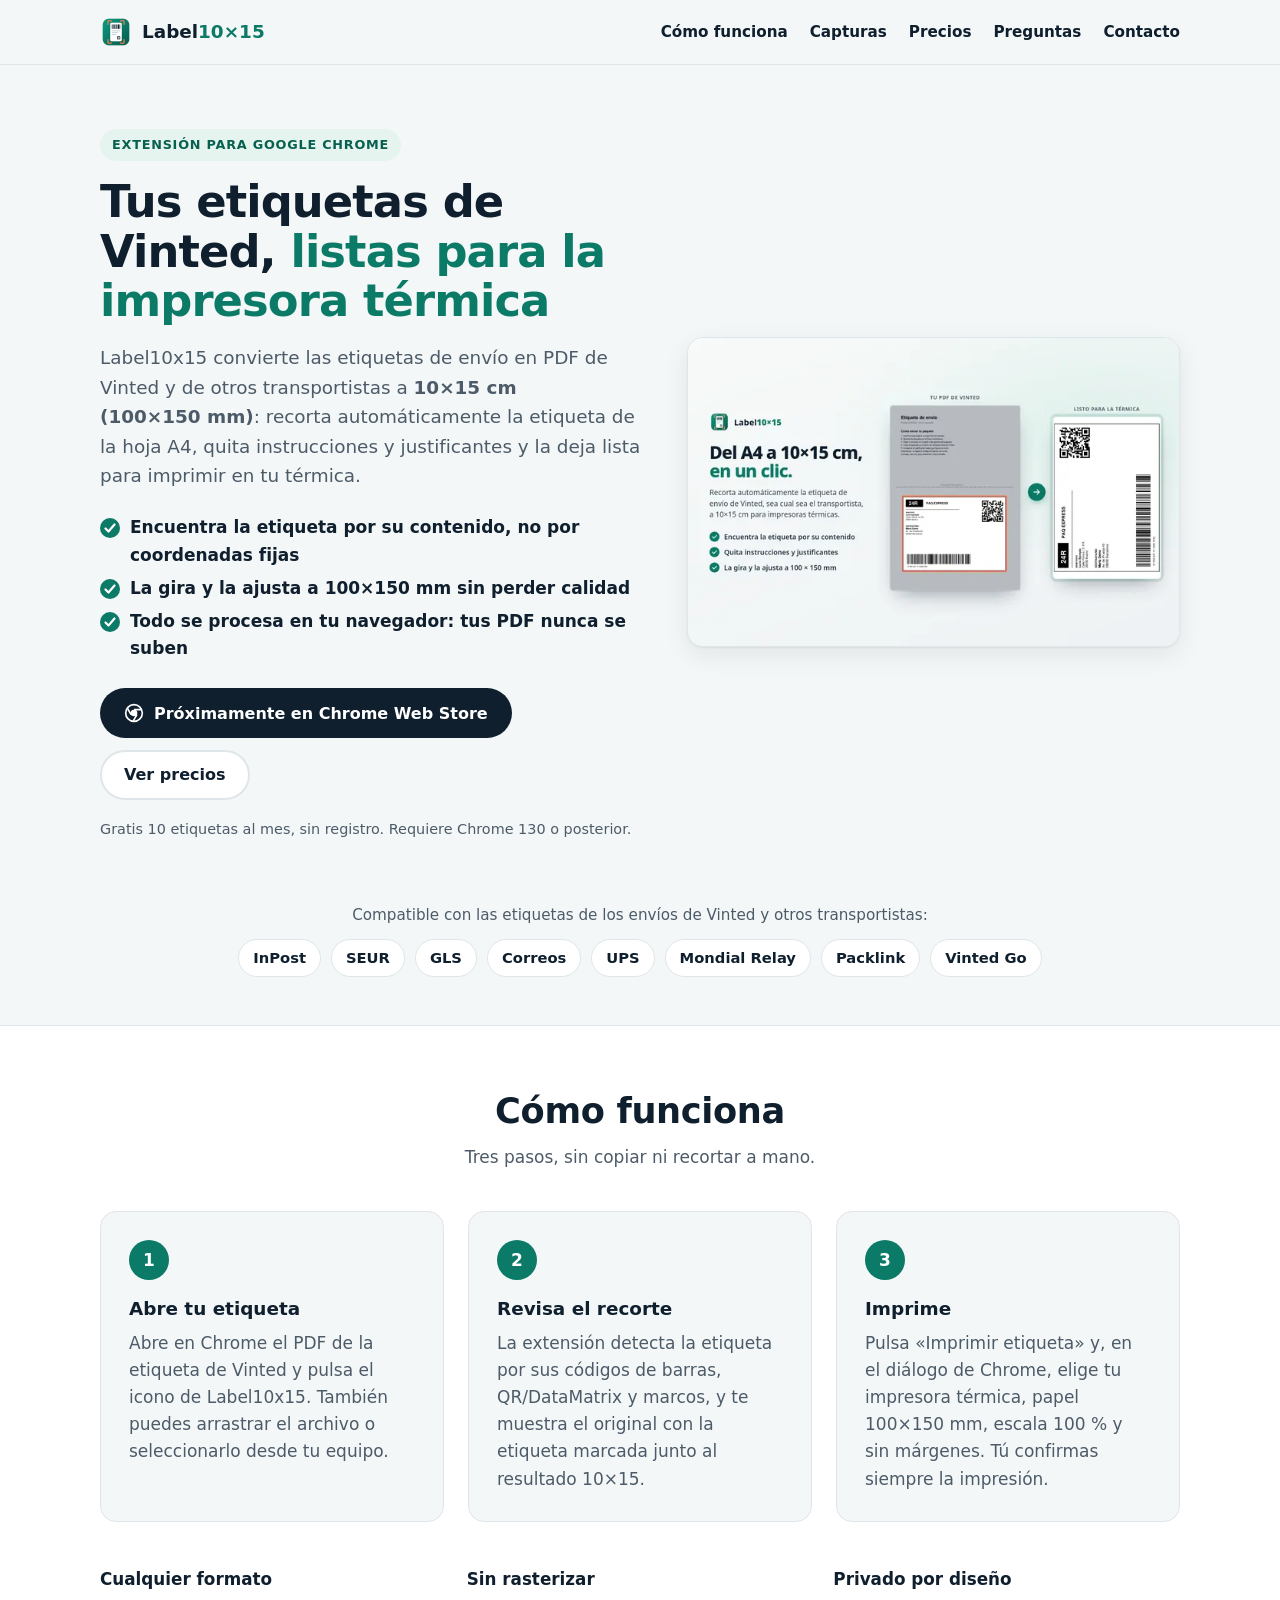
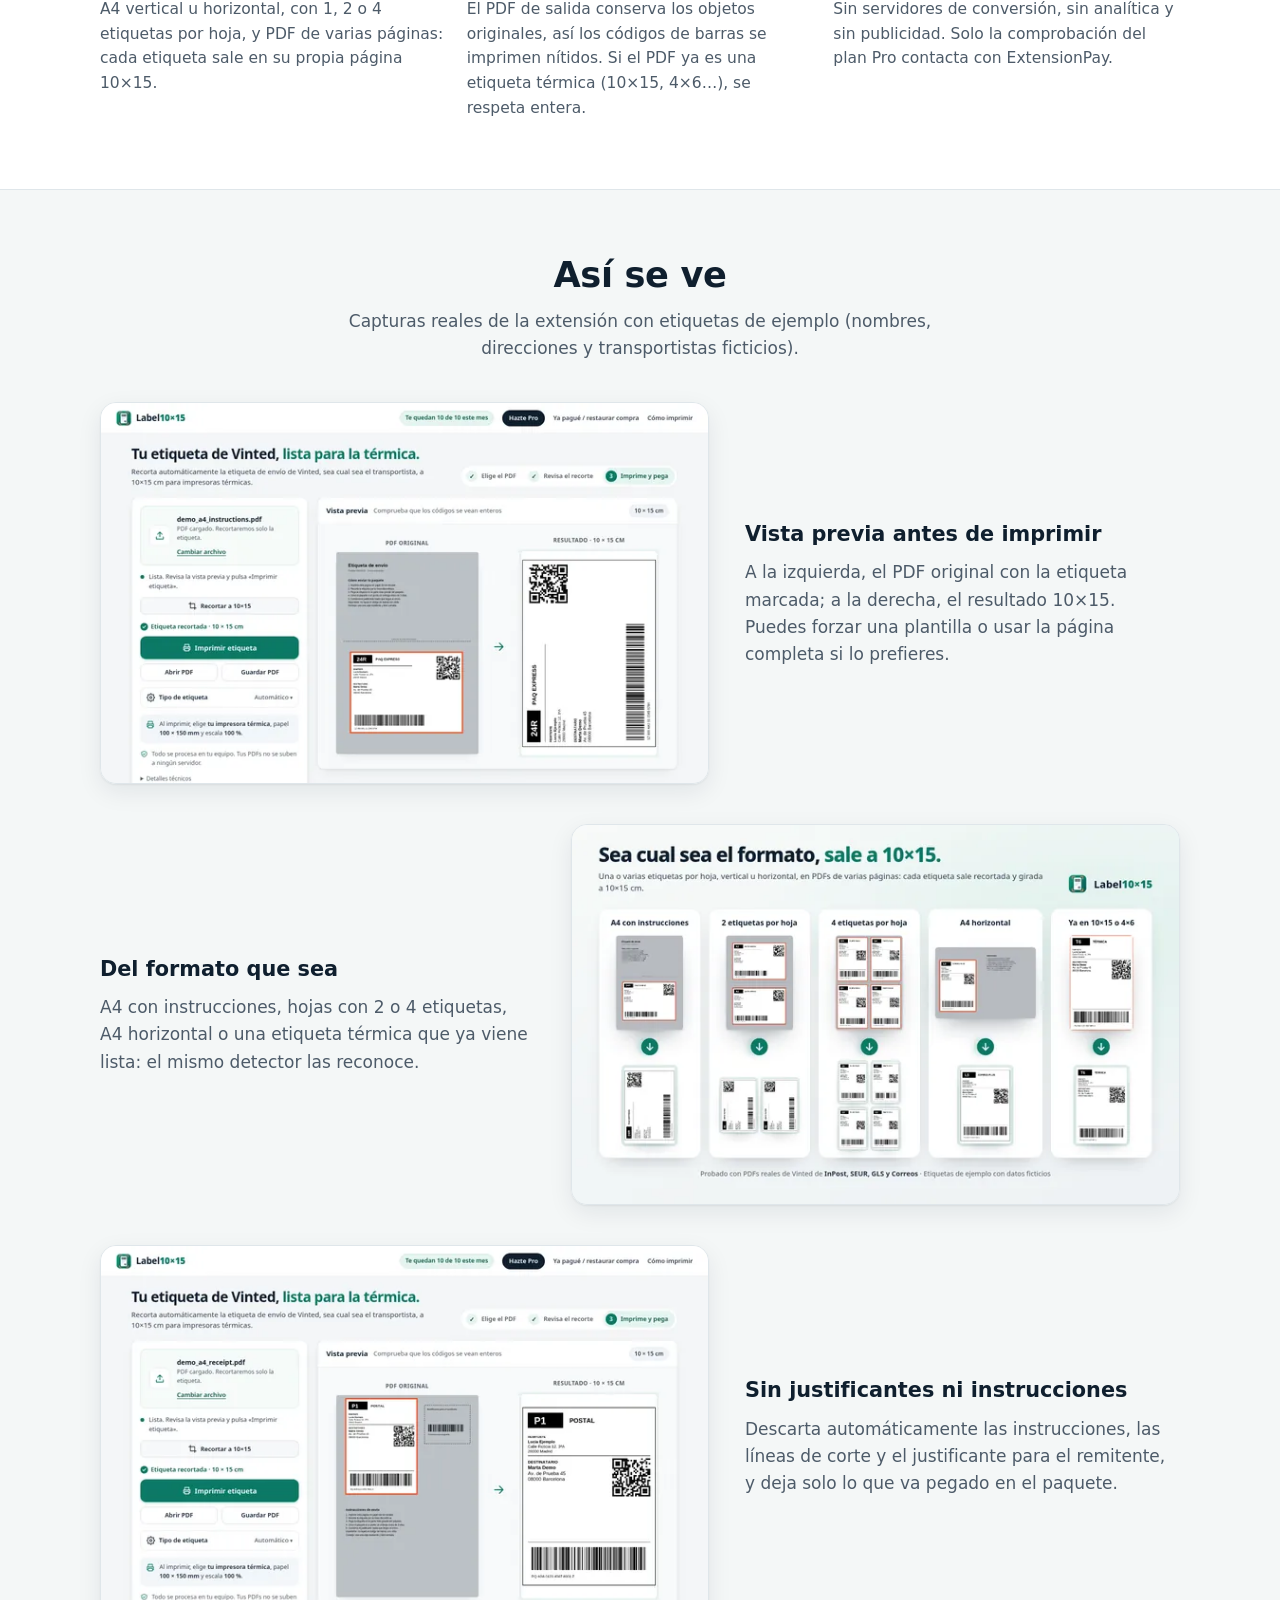
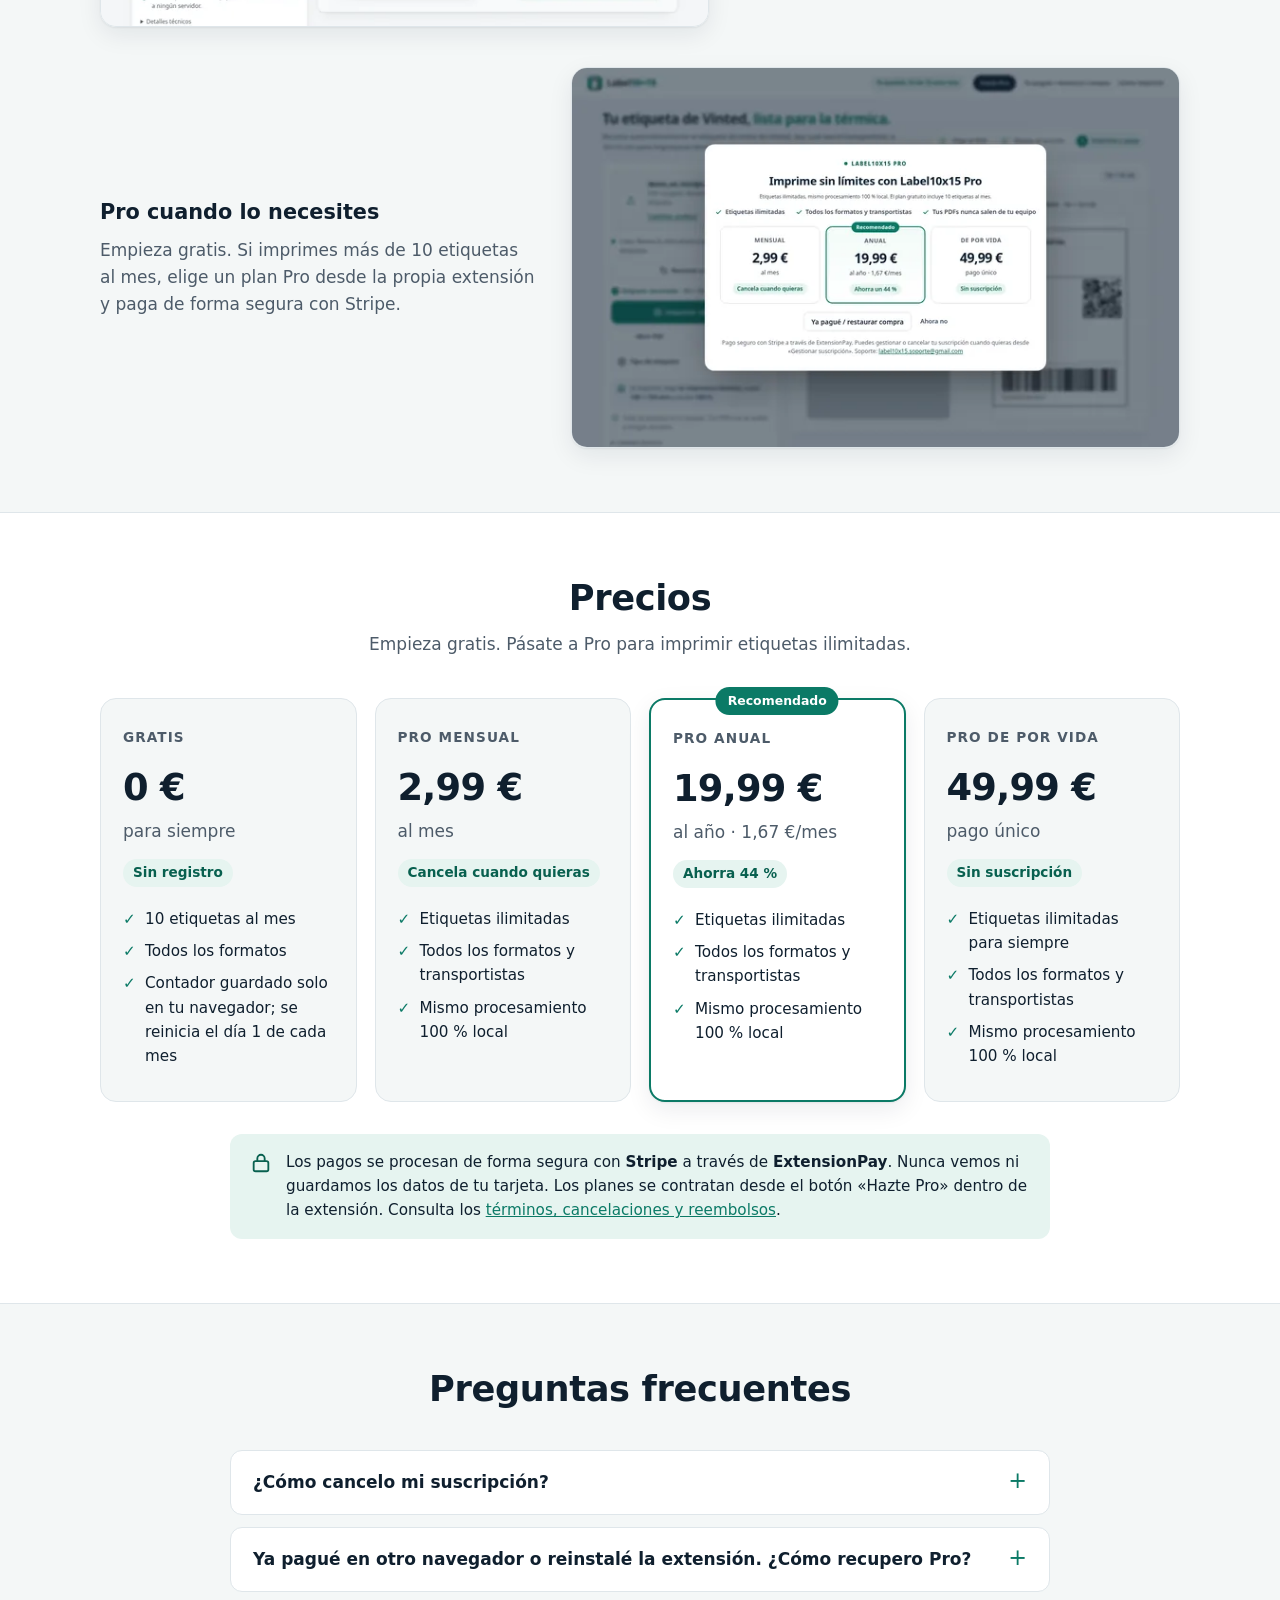
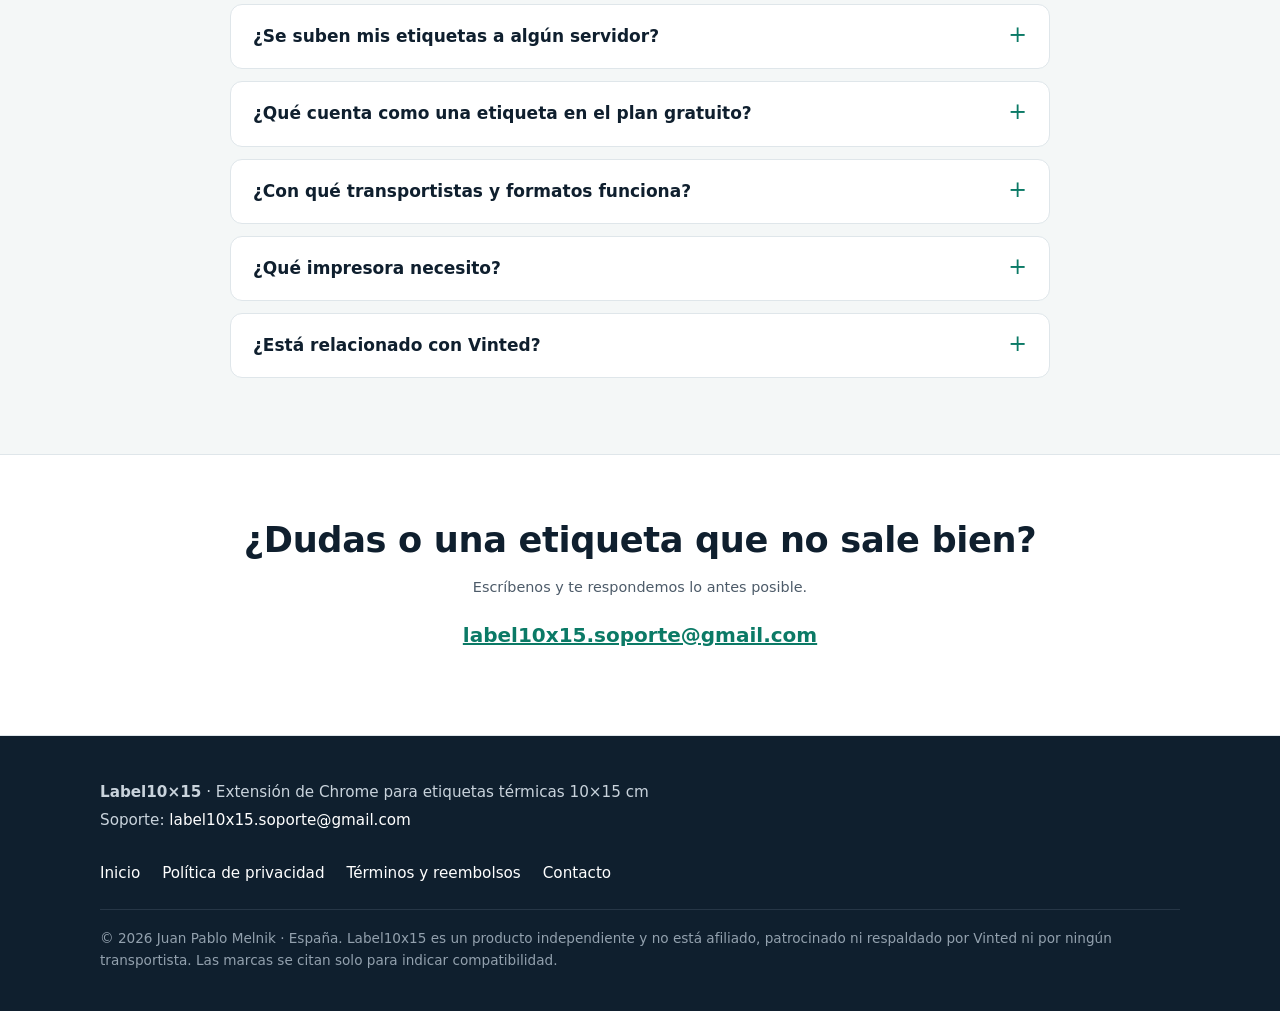
<file: index.html>
<!doctype html>
<html lang="es">
<head>
<meta charset="utf-8">
<meta name="viewport" content="width=device-width, initial-scale=1">
<title>Label10x15 · Etiquetas de envío de Vinted a 10×15 cm para impresoras térmicas</title>
<meta name="description" content="Extensión de Chrome que recorta automáticamente la etiqueta de envío PDF de Vinted (InPost, SEUR, GLS, Correos y más) a 10×15 cm para impresoras térmicas. Procesamiento 100 % local.">
<meta name="theme-color" content="#0b7a66">
<meta property="og:type" content="website">
<meta property="og:title" content="Label10x15 · Etiquetas de envío de Vinted a 10×15 cm para impresoras térmicas">
<meta property="og:description" content="Extensión de Chrome que recorta automáticamente la etiqueta de envío PDF de Vinted (InPost, SEUR, GLS, Correos y más) a 10×15 cm para impresoras térmicas. Procesamiento 100 % local.">
<meta property="og:image" content="https://juanmelnik.github.io/label10x15/img/promo_tile_440x280.webp">
<meta property="og:locale" content="es_ES">
<link rel="icon" type="image/png" sizes="32x32" href="img/favicon-32.png">
<link rel="icon" type="image/png" sizes="128x128" href="img/icon-128.png">
<link rel="apple-touch-icon" href="img/icon-128.png">
<link rel="stylesheet" href="styles.css">
</head>
<body>
<a class="skip" href="#main">Saltar al contenido</a>
<header class="site-header">
  <div class="wrap">
    <a class="logo" href="index.html" aria-label="Label10x15, inicio"><img src="img/icon-128.png" alt="" width="32" height="32"><span class="logo-text">Label<b>10×15</b></span></a>
    <nav aria-label="Principal">
      <ul class="nav">
        <li><a href="index.html#como-funciona">Cómo funciona</a></li>
        <li><a href="index.html#capturas">Capturas</a></li>
        <li><a href="index.html#precios">Precios</a></li>
        <li><a href="index.html#faq">Preguntas</a></li>
        <li><a href="index.html#contacto">Contacto</a></li>
      </ul>
    </nav>
  </div>
</header>

<main id="main">
<section class="hero">
  <div class="wrap">
    <div>
      <span class="eyebrow">Extensión para Google Chrome</span>
      <h1>Tus etiquetas de Vinted, <em>listas para la impresora térmica</em></h1>
      <p class="lead">Label10x15 convierte las etiquetas de envío en PDF de Vinted y de otros transportistas a <strong>10×15&nbsp;cm (100×150&nbsp;mm)</strong>: recorta automáticamente la etiqueta de la hoja A4, quita instrucciones y justificantes y la deja lista para imprimir en tu térmica.</p>
      <ul class="checks">
        <li>Encuentra la etiqueta por su contenido, no por coordenadas fijas</li>
        <li>La gira y la ajusta a 100×150 mm sin perder calidad</li>
        <li>Todo se procesa en tu navegador: tus PDF nunca se suben</li>
      </ul>
      <div class="cta">
        <span class="btn btn-soon" role="note" aria-label="Próximamente en Chrome Web Store"><svg width="20" height="20" viewBox="0 0 24 24" aria-hidden="true"><circle cx="12" cy="12" r="10" fill="none" stroke="currentColor" stroke-width="2"/><circle cx="12" cy="12" r="4" fill="currentColor"/><path d="M12 8h9M8.5 14 4 6.2M15.5 14 11 21.8" stroke="currentColor" stroke-width="2" fill="none"/></svg>Próximamente en Chrome Web Store</span>
        <a class="btn btn-ghost" href="#precios">Ver precios</a>
      </div>
      <p class="small">Gratis 10 etiquetas al mes, sin registro. Requiere Chrome 130 o posterior.</p>
    </div>
    <div class="hero-shot"><picture><source type="image/webp" srcset="img/01_del_A4_a_10x15-640.webp 640w, img/01_del_A4_a_10x15.webp 1280w" sizes="(max-width: 860px) 100vw, 640px"><img src="img/01_del_A4_a_10x15.webp" width="1280" height="800" alt="Antes y después: una hoja A4 de Vinted con la etiqueta marcada y la misma etiqueta recortada a 10×15 cm" loading="eager" decoding="async"></picture></div>
  </div>
</section>

<div class="carriers">
  <div class="wrap">
    <p>Compatible con las etiquetas de los envíos de Vinted y otros transportistas:</p>
    <ul class="chips">
      <li>InPost</li><li>SEUR</li><li>GLS</li><li>Correos</li><li>UPS</li><li>Mondial Relay</li><li>Packlink</li><li>Vinted Go</li>
    </ul>
  </div>
</div>

<section class="section alt" id="como-funciona" aria-labelledby="t-como">
  <div class="wrap">
    <div class="section-head">
      <h2 id="t-como">Cómo funciona</h2>
      <p>Tres pasos, sin copiar ni recortar a mano.</p>
    </div>
    <ol class="steps">
      <li><h3>Abre tu etiqueta</h3><p>Abre en Chrome el PDF de la etiqueta de Vinted y pulsa el icono de Label10x15. También puedes arrastrar el archivo o seleccionarlo desde tu equipo.</p></li>
      <li><h3>Revisa el recorte</h3><p>La extensión detecta la etiqueta por sus códigos de barras, QR/DataMatrix y marcos, y te muestra el original con la etiqueta marcada junto al resultado 10×15.</p></li>
      <li><h3>Imprime</h3><p>Pulsa «Imprimir etiqueta» y, en el diálogo de Chrome, elige tu impresora térmica, papel 100×150 mm, escala 100 % y sin márgenes. Tú confirmas siempre la impresión.</p></li>
    </ol>
    <div class="features">
      <div class="feature"><h3>Cualquier formato</h3><p>A4 vertical u horizontal, con 1, 2 o 4 etiquetas por hoja, y PDF de varias páginas: cada etiqueta sale en su propia página 10×15.</p></div>
      <div class="feature"><h3>Sin rasterizar</h3><p>El PDF de salida conserva los objetos originales, así los códigos de barras se imprimen nítidos. Si el PDF ya es una etiqueta térmica (10×15, 4×6…), se respeta entera.</p></div>
      <div class="feature"><h3>Privado por diseño</h3><p>Sin servidores de conversión, sin analítica y sin publicidad. Solo la comprobación del plan Pro contacta con ExtensionPay.</p></div>
    </div>
  </div>
</section>

<section class="section" id="capturas" aria-labelledby="t-capturas">
  <div class="wrap">
    <div class="section-head">
      <h2 id="t-capturas">Así se ve</h2>
      <p>Capturas reales de la extensión con etiquetas de ejemplo (nombres, direcciones y transportistas ficticios).</p>
    </div>
    <div class="gallery">
      <figure><picture><source type="image/webp" srcset="img/02_vista_previa-640.webp 640w, img/02_vista_previa.webp 1280w" sizes="(max-width: 860px) 100vw, 640px"><img src="img/02_vista_previa.webp" width="1280" height="800" alt="Preparador de Label10x15 con el PDF original a la izquierda y la etiqueta recortada a 10×15 a la derecha" loading="lazy" decoding="async"></picture>
        <figcaption><h3>Vista previa antes de imprimir</h3><p>A la izquierda, el PDF original con la etiqueta marcada; a la derecha, el resultado 10×15. Puedes forzar una plantilla o usar la página completa si lo prefieres.</p></figcaption></figure>
      <figure><picture><source type="image/webp" srcset="img/03_cualquier_formato-640.webp 640w, img/03_cualquier_formato.webp 1280w" sizes="(max-width: 860px) 100vw, 640px"><img src="img/03_cualquier_formato.webp" width="1280" height="800" alt="Ejemplos de formatos admitidos: A4 con instrucciones, 2 y 4 etiquetas por hoja, A4 horizontal y etiqueta térmica" loading="lazy" decoding="async"></picture>
        <figcaption><h3>Del formato que sea</h3><p>A4 con instrucciones, hojas con 2 o 4 etiquetas, A4 horizontal o una etiqueta térmica que ya viene lista: el mismo detector las reconoce.</p></figcaption></figure>
      <figure><picture><source type="image/webp" srcset="img/04_sin_justificante-640.webp 640w, img/04_sin_justificante.webp 1280w" sizes="(max-width: 860px) 100vw, 640px"><img src="img/04_sin_justificante.webp" width="1280" height="800" alt="Label10x15 descarta el justificante para el remitente y conserva solo la etiqueta" loading="lazy" decoding="async"></picture>
        <figcaption><h3>Sin justificantes ni instrucciones</h3><p>Descarta automáticamente las instrucciones, las líneas de corte y el justificante para el remitente, y deja solo lo que va pegado en el paquete.</p></figcaption></figure>
      <figure><picture><source type="image/webp" srcset="img/05_planes_pro-640.webp 640w, img/05_planes_pro.webp 1280w" sizes="(max-width: 860px) 100vw, 640px"><img src="img/05_planes_pro.webp" width="1280" height="800" alt="Ventana de planes Label10x15 Pro: mensual, anual y de por vida" loading="lazy" decoding="async"></picture>
        <figcaption><h3>Pro cuando lo necesites</h3><p>Empieza gratis. Si imprimes más de 10 etiquetas al mes, elige un plan Pro desde la propia extensión y paga de forma segura con Stripe.</p></figcaption></figure>
    </div>
  </div>
</section>

<section class="section alt" id="precios" aria-labelledby="t-precios">
  <div class="wrap">
    <div class="section-head">
      <h2 id="t-precios">Precios</h2>
      <p>Empieza gratis. Pásate a Pro para imprimir etiquetas ilimitadas.</p>
    </div>
    <div class="plans">
      <article class="plan" aria-labelledby="p-free">
        <h3 id="p-free">Gratis</h3>
        <p class="price">0 €</p>
        <p class="period">para siempre</p>
        <span class="tag">Sin registro</span>
        <ul><li>10 etiquetas al mes</li><li>Todos los formatos</li><li>Contador guardado solo en tu navegador; se reinicia el día 1 de cada mes</li></ul>
      </article>
      <article class="plan" aria-labelledby="p-mes">
        <h3 id="p-mes">Pro mensual</h3>
        <p class="price">2,99 €</p>
        <p class="period">al mes</p>
        <span class="tag">Cancela cuando quieras</span>
        <ul><li>Etiquetas ilimitadas</li><li>Todos los formatos y transportistas</li><li>Mismo procesamiento 100 % local</li></ul>
      </article>
      <article class="plan best" aria-labelledby="p-anual">
        <span class="badge">Recomendado</span>
        <h3 id="p-anual">Pro anual</h3>
        <p class="price">19,99 €</p>
        <p class="period">al año · 1,67 €/mes</p>
        <span class="tag">Ahorra 44 %</span>
        <ul><li>Etiquetas ilimitadas</li><li>Todos los formatos y transportistas</li><li>Mismo procesamiento 100 % local</li></ul>
      </article>
      <article class="plan" aria-labelledby="p-life">
        <h3 id="p-life">Pro de por vida</h3>
        <p class="price">49,99 €</p>
        <p class="period">pago único</p>
        <span class="tag">Sin suscripción</span>
        <ul><li>Etiquetas ilimitadas para siempre</li><li>Todos los formatos y transportistas</li><li>Mismo procesamiento 100 % local</li></ul>
      </article>
    </div>
    <div class="pay-note">
      <svg width="22" height="22" viewBox="0 0 24 24" aria-hidden="true"><rect x="4" y="10" width="16" height="11" rx="2" fill="none" stroke="#08604f" stroke-width="2"/><path d="M8 10V7a4 4 0 0 1 8 0v3" fill="none" stroke="#08604f" stroke-width="2"/></svg>
      <p>Los pagos se procesan de forma segura con <strong>Stripe</strong> a través de <strong>ExtensionPay</strong>. Nunca vemos ni guardamos los datos de tu tarjeta. Los planes se contratan desde el botón «Hazte Pro» dentro de la extensión. Consulta los <a href="terminos.html">términos, cancelaciones y reembolsos</a>.</p>
    </div>
  </div>
</section>

<section class="section" id="faq" aria-labelledby="t-faq">
  <div class="wrap">
    <div class="section-head"><h2 id="t-faq">Preguntas frecuentes</h2></div>
    <div class="faq">
      <details><summary>¿Cómo cancelo mi suscripción?</summary><div><p>Abre la extensión y pulsa «Gestionar suscripción». Desde ahí puedes cambiar o cancelar tu plan en cualquier momento. Mantienes el acceso Pro hasta el final del periodo ya pagado y después vuelves al plan gratuito. Si tienes cualquier problema, escríbenos a <a href="mailto:label10x15.soporte@gmail.com">label10x15.soporte@gmail.com</a>.</p></div></details>
      <details><summary>Ya pagué en otro navegador o reinstalé la extensión. ¿Cómo recupero Pro?</summary><div><p>Pulsa «Ya pagué / restaurar compra» e inicia sesión en ExtensionPay con el mismo email que usaste al pagar. Tu plan Pro se recupera al momento.</p></div></details>
      <details><summary>¿Se suben mis etiquetas a algún servidor?</summary><div><p>No. Los PDF se procesan exclusivamente en tu navegador. Ninguna etiqueta, dirección ni código se envía al desarrollador ni a terceros. No hay analítica, telemetría ni publicidad. Solo la comprobación de si tu cuenta es Pro contacta con extensionpay.com. Más detalles en la <a href="privacidad.html">política de privacidad</a>.</p></div></details>
      <details><summary>¿Qué cuenta como una etiqueta en el plan gratuito?</summary><div><p>Una etiqueta cuenta al pulsar «Imprimir etiqueta»; reimprimir la misma no vuelve a contar. El contador se guarda solo en tu navegador y se reinicia el día 1 de cada mes.</p></div></details>
      <details><summary>¿Con qué transportistas y formatos funciona?</summary><div><p>Se ha probado con PDF reales de Vinted España de InPost (A4 y etiqueta digital con QR), SEUR (Shop2Home, A4 y 4×6), GLS (Shop2Shop) y Correos (Paq Estándar). UPS, Mondial Relay, Packlink, Vinted Go y las hojas de 2 o 4 etiquetas se reconocen con el mismo detector y están probados con etiquetas de ejemplo. Si alguna etiqueta no sale bien, escríbenos y la añadimos.</p></div></details>
      <details><summary>¿Qué impresora necesito?</summary><div><p>Cualquier impresora térmica que admita papel de 100×150 mm (4×6"), como MUNBYN, Zebra, Rollo y similares. La extensión abre el diálogo de impresión de Chrome; no elige la impresora ni imprime sin tu confirmación. Chrome recuerda la última impresora usada.</p></div></details>
      <details><summary>¿Está relacionado con Vinted?</summary><div><p>No. Label10x15 es un producto independiente y no está afiliado, patrocinado ni respaldado por Vinted ni por ningún transportista.</p></div></details>
    </div>
  </div>
</section>

<section class="section alt contact" id="contacto" aria-labelledby="t-contacto">
  <div class="wrap">
    <h2 id="t-contacto">¿Dudas o una etiqueta que no sale bien?</h2>
    <p class="small">Escríbenos y te respondemos lo antes posible.</p>
    <p class="mail"><a href="mailto:label10x15.soporte@gmail.com">label10x15.soporte@gmail.com</a></p>
  </div>
</section>
</main>
<footer class="site-footer">
  <div class="wrap">
    <div>
      <p><strong>Label10×15</strong> · Extensión de Chrome para etiquetas térmicas 10×15 cm</p>
      <p>Soporte: <a href="mailto:label10x15.soporte@gmail.com">label10x15.soporte@gmail.com</a></p>
    </div>
    <nav aria-label="Pie de página">
      <ul>
        <li><a href="index.html">Inicio</a></li>
        <li><a href="privacidad.html">Política de privacidad</a></li>
        <li><a href="terminos.html">Términos y reembolsos</a></li>
        <li><a href="mailto:label10x15.soporte@gmail.com">Contacto</a></li>
      </ul>
    </nav>
    <p class="disclaimer">© 2026 Juan Pablo Melnik · España. Label10x15 es un producto independiente y no está afiliado, patrocinado ni respaldado por Vinted ni por ningún transportista. Las marcas se citan solo para indicar compatibilidad.</p>
  </div>
</footer>
</body>
</html>
</file>
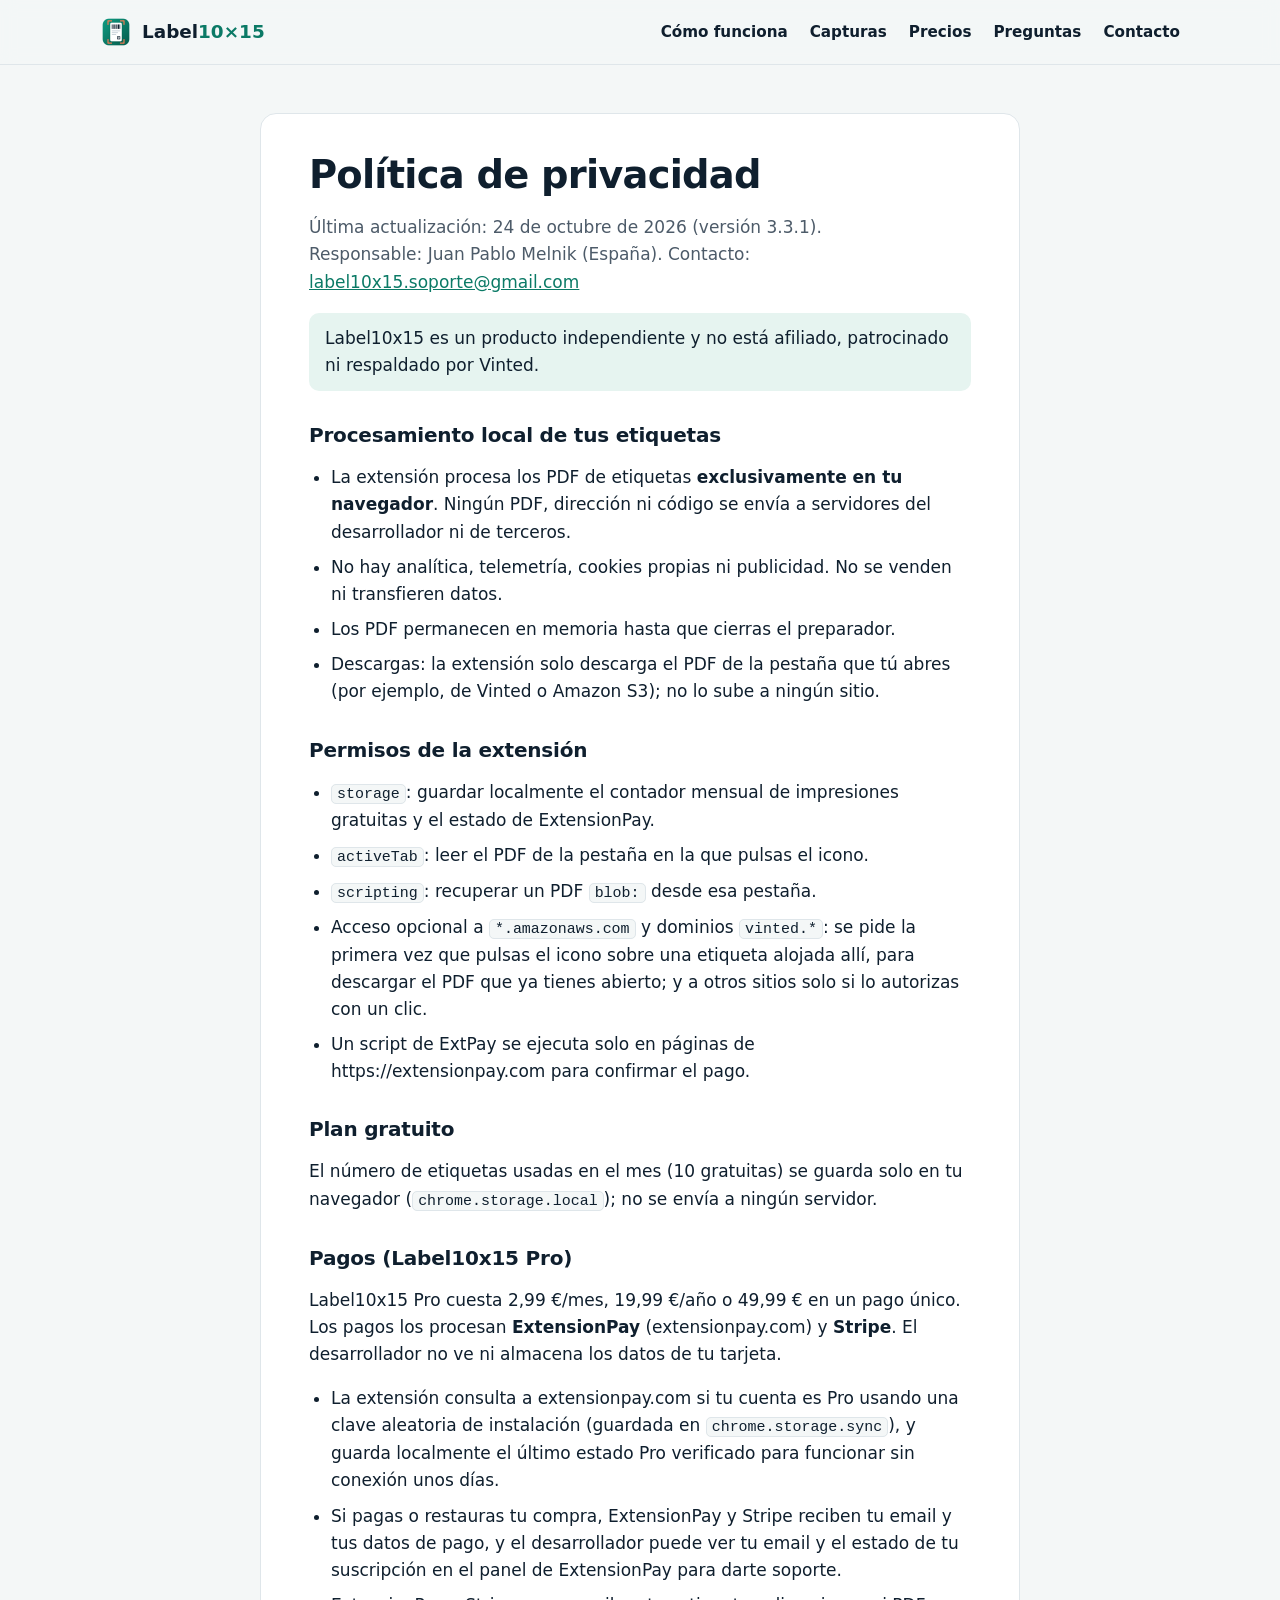
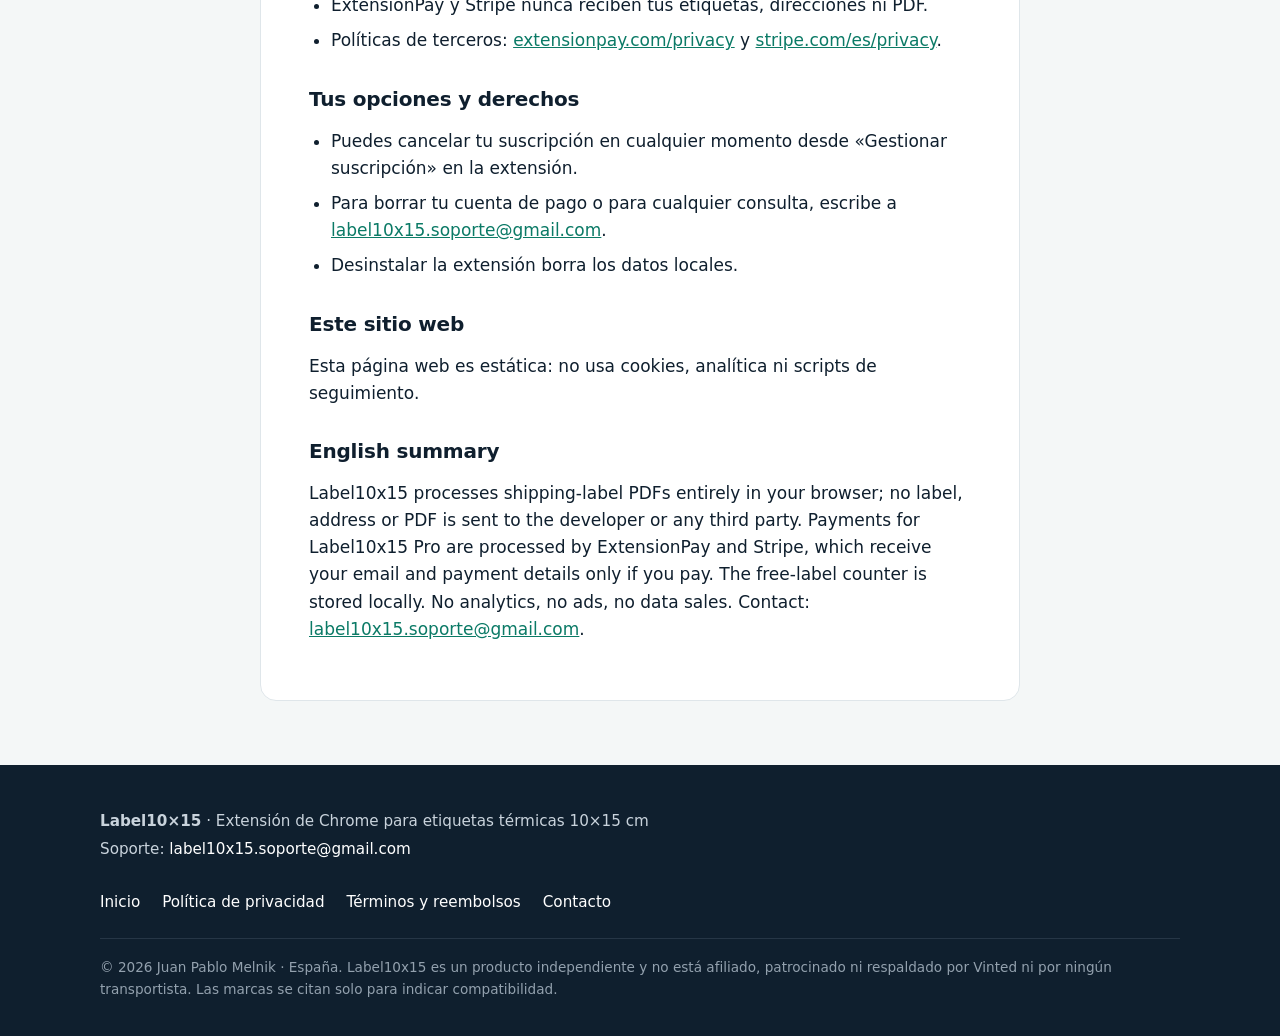
<file: privacidad.html>
<!doctype html>
<html lang="es">
<head>
<meta charset="utf-8">
<meta name="viewport" content="width=device-width, initial-scale=1">
<title>Política de privacidad · Label10x15</title>
<meta name="description" content="Política de privacidad de la extensión de Chrome Label10x15: los PDF de etiquetas se procesan solo en tu navegador.">
<meta name="theme-color" content="#0b7a66">
<meta property="og:type" content="website">
<meta property="og:title" content="Política de privacidad · Label10x15">
<meta property="og:description" content="Política de privacidad de la extensión de Chrome Label10x15: los PDF de etiquetas se procesan solo en tu navegador.">
<meta property="og:image" content="https://juanmelnik.github.io/label10x15/img/promo_tile_440x280.webp">
<meta property="og:locale" content="es_ES">
<link rel="icon" type="image/png" sizes="32x32" href="img/favicon-32.png">
<link rel="icon" type="image/png" sizes="128x128" href="img/icon-128.png">
<link rel="apple-touch-icon" href="img/icon-128.png">
<link rel="stylesheet" href="styles.css">
</head>
<body>
<a class="skip" href="#main">Saltar al contenido</a>
<header class="site-header">
  <div class="wrap">
    <a class="logo" href="index.html" aria-label="Label10x15, inicio"><img src="img/icon-128.png" alt="" width="32" height="32"><span class="logo-text">Label<b>10×15</b></span></a>
    <nav aria-label="Principal">
      <ul class="nav">
        <li><a href="index.html#como-funciona">Cómo funciona</a></li>
        <li><a href="index.html#capturas">Capturas</a></li>
        <li><a href="index.html#precios">Precios</a></li>
        <li><a href="index.html#faq">Preguntas</a></li>
        <li><a href="index.html#contacto">Contacto</a></li>
      </ul>
    </nav>
  </div>
</header>

<main id="main" class="doc">
<article class="card">
<h1>Política de privacidad</h1>
<p class="meta">Última actualización: 24 de octubre de 2026 (versión 3.3.1).<br>Responsable: Juan Pablo Melnik (España). Contacto: <a href="mailto:label10x15.soporte@gmail.com">label10x15.soporte@gmail.com</a></p>
<p class="notice">Label10x15 es un producto independiente y no está afiliado, patrocinado ni respaldado por Vinted.</p>

<h2>Procesamiento local de tus etiquetas</h2>
<ul>
<li>La extensión procesa los PDF de etiquetas <strong>exclusivamente en tu navegador</strong>. Ningún PDF, dirección ni código se envía a servidores del desarrollador ni de terceros.</li>
<li>No hay analítica, telemetría, cookies propias ni publicidad. No se venden ni transfieren datos.</li>
<li>Los PDF permanecen en memoria hasta que cierras el preparador.</li>
<li>Descargas: la extensión solo descarga el PDF de la pestaña que tú abres (por ejemplo, de Vinted o Amazon S3); no lo sube a ningún sitio.</li>
</ul>

<h2>Permisos de la extensión</h2>
<ul>
<li><code>storage</code>: guardar localmente el contador mensual de impresiones gratuitas y el estado de ExtensionPay.</li>
<li><code>activeTab</code>: leer el PDF de la pestaña en la que pulsas el icono.</li>
<li><code>scripting</code>: recuperar un PDF <code>blob:</code> desde esa pestaña.</li>
<li>Acceso opcional a <code>*.amazonaws.com</code> y dominios <code>vinted.*</code>: se pide la primera vez que pulsas el icono sobre una etiqueta alojada allí, para descargar el PDF que ya tienes abierto; y a otros sitios solo si lo autorizas con un clic.</li>
<li>Un script de ExtPay se ejecuta solo en páginas de https://extensionpay.com para confirmar el pago.</li>
</ul>

<h2>Plan gratuito</h2>
<p>El número de etiquetas usadas en el mes (10 gratuitas) se guarda solo en tu navegador (<code>chrome.storage.local</code>); no se envía a ningún servidor.</p>

<h2>Pagos (Label10x15 Pro)</h2>
<p>Label10x15 Pro cuesta 2,99 €/mes, 19,99 €/año o 49,99 € en un pago único. Los pagos los procesan <strong>ExtensionPay</strong> (extensionpay.com) y <strong>Stripe</strong>. El desarrollador no ve ni almacena los datos de tu tarjeta.</p>
<ul>
<li>La extensión consulta a extensionpay.com si tu cuenta es Pro usando una clave aleatoria de instalación (guardada en <code>chrome.storage.sync</code>), y guarda localmente el último estado Pro verificado para funcionar sin conexión unos días.</li>
<li>Si pagas o restauras tu compra, ExtensionPay y Stripe reciben tu email y tus datos de pago, y el desarrollador puede ver tu email y el estado de tu suscripción en el panel de ExtensionPay para darte soporte.</li>
<li>ExtensionPay y Stripe nunca reciben tus etiquetas, direcciones ni PDF.</li>
<li>Políticas de terceros: <a href="https://extensionpay.com/privacy" rel="noopener">extensionpay.com/privacy</a> y <a href="https://stripe.com/es/privacy" rel="noopener">stripe.com/es/privacy</a>.</li>
</ul>

<h2>Tus opciones y derechos</h2>
<ul>
<li>Puedes cancelar tu suscripción en cualquier momento desde «Gestionar suscripción» en la extensión.</li>
<li>Para borrar tu cuenta de pago o para cualquier consulta, escribe a <a href="mailto:label10x15.soporte@gmail.com">label10x15.soporte@gmail.com</a>.</li>
<li>Desinstalar la extensión borra los datos locales.</li>
</ul>

<h2>Este sitio web</h2>
<p>Esta página web es estática: no usa cookies, analítica ni scripts de seguimiento.</p>

<h2 lang="en">English summary</h2>
<p lang="en">Label10x15 processes shipping-label PDFs entirely in your browser; no label, address or PDF is sent to the developer or any third party. Payments for Label10x15 Pro are processed by ExtensionPay and Stripe, which receive your email and payment details only if you pay. The free-label counter is stored locally. No analytics, no ads, no data sales. Contact: <a href="mailto:label10x15.soporte@gmail.com">label10x15.soporte@gmail.com</a>.</p>
</article>
</main>
<footer class="site-footer">
  <div class="wrap">
    <div>
      <p><strong>Label10×15</strong> · Extensión de Chrome para etiquetas térmicas 10×15 cm</p>
      <p>Soporte: <a href="mailto:label10x15.soporte@gmail.com">label10x15.soporte@gmail.com</a></p>
    </div>
    <nav aria-label="Pie de página">
      <ul>
        <li><a href="index.html">Inicio</a></li>
        <li><a href="privacidad.html">Política de privacidad</a></li>
        <li><a href="terminos.html">Términos y reembolsos</a></li>
        <li><a href="mailto:label10x15.soporte@gmail.com">Contacto</a></li>
      </ul>
    </nav>
    <p class="disclaimer">© 2026 Juan Pablo Melnik · España. Label10x15 es un producto independiente y no está afiliado, patrocinado ni respaldado por Vinted ni por ningún transportista. Las marcas se citan solo para indicar compatibilidad.</p>
  </div>
</footer>
</body>
</html>
</file>
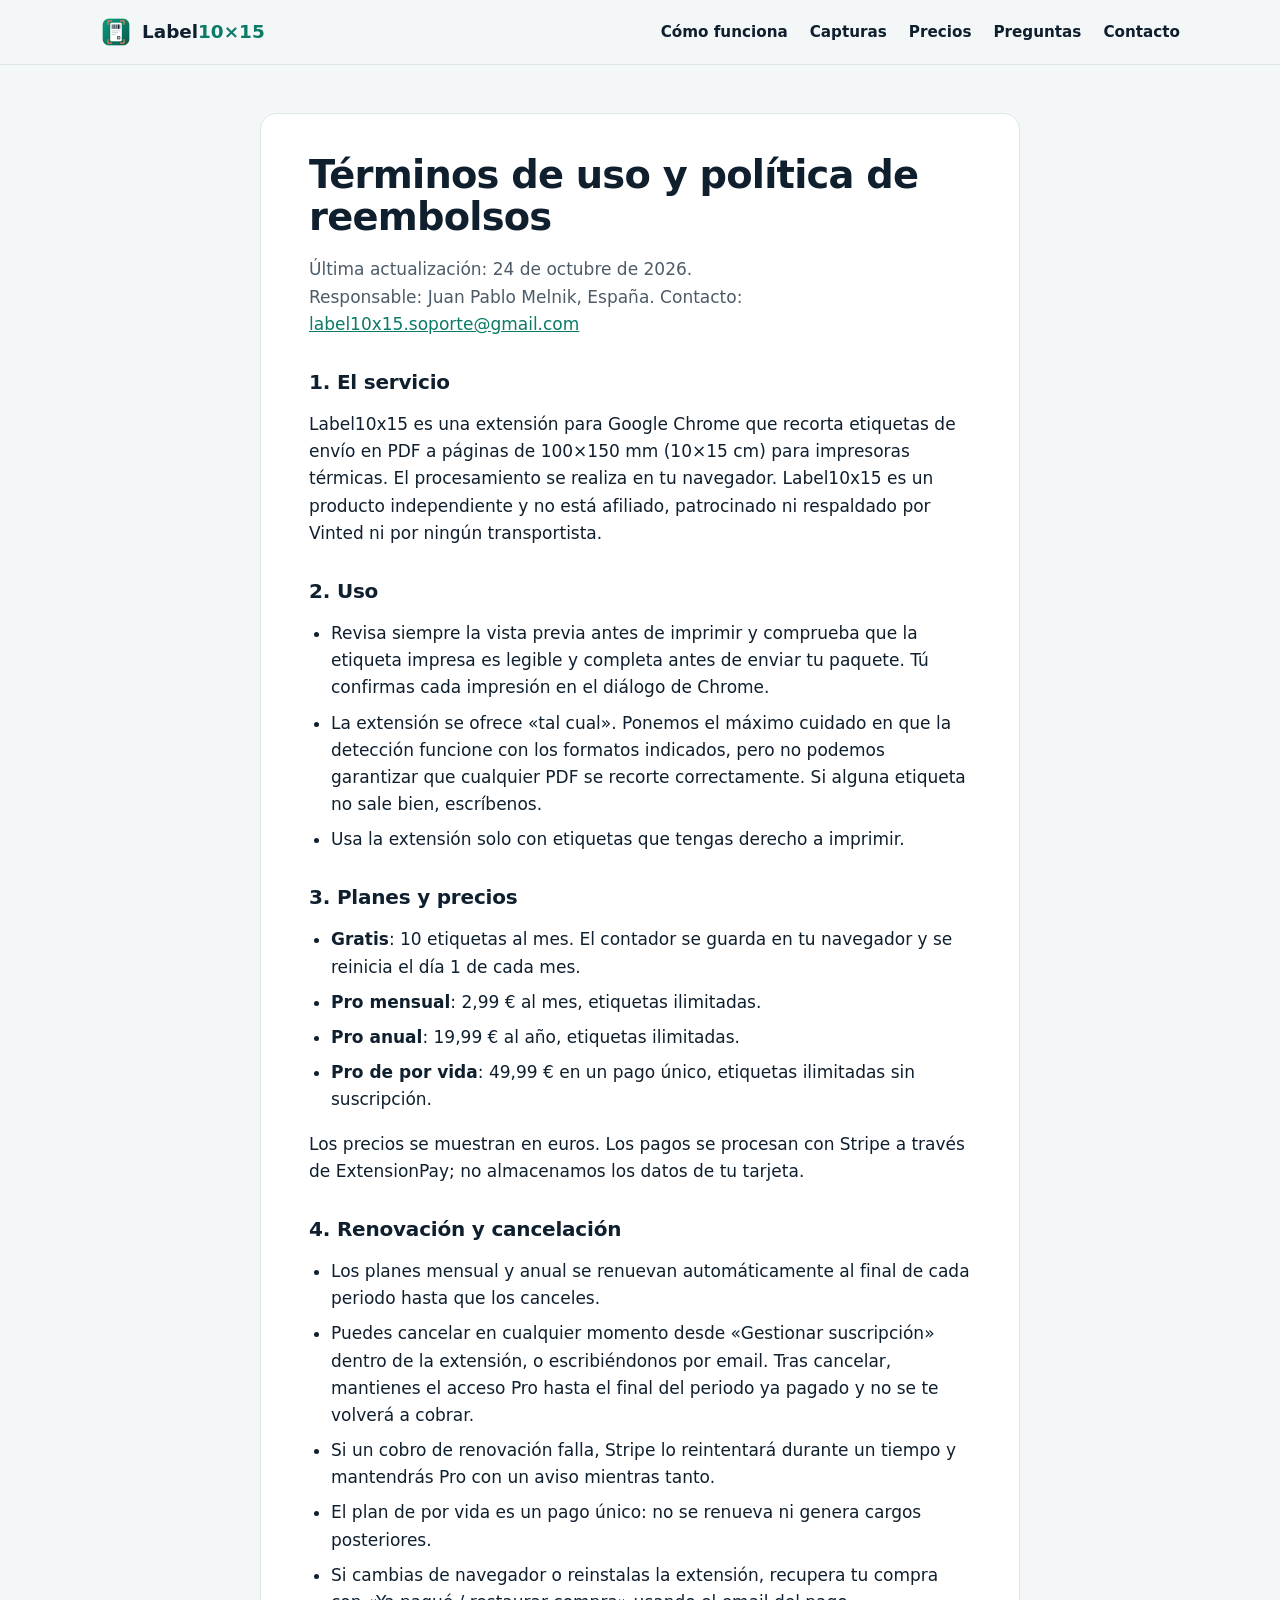
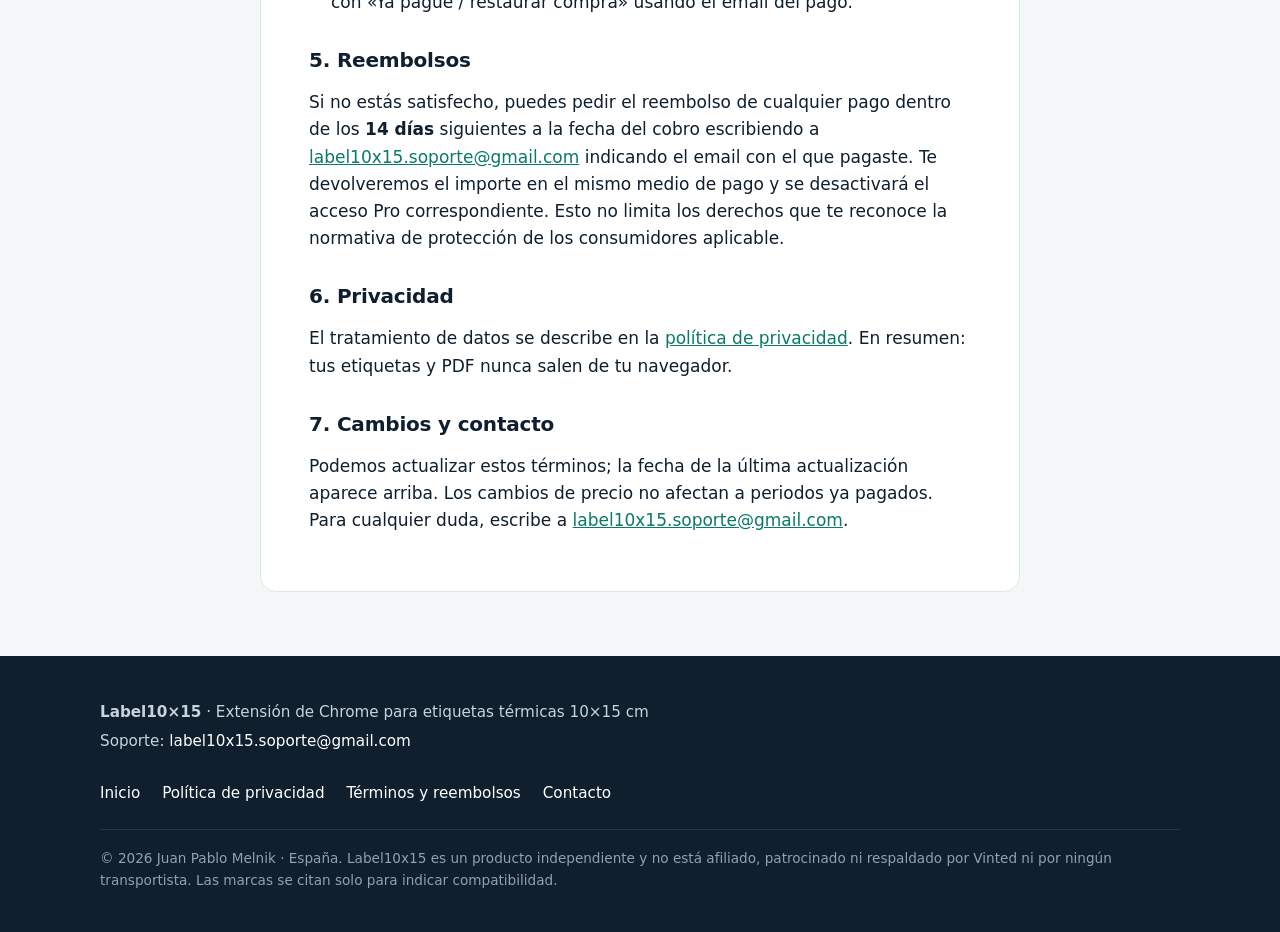
<file: terminos.html>
<!doctype html>
<html lang="es">
<head>
<meta charset="utf-8">
<meta name="viewport" content="width=device-width, initial-scale=1">
<title>Términos de uso y reembolsos · Label10x15</title>
<meta name="description" content="Términos de uso, cancelación y reembolsos de la extensión de Chrome Label10x15 y de Label10x15 Pro.">
<meta name="theme-color" content="#0b7a66">
<meta property="og:type" content="website">
<meta property="og:title" content="Términos de uso y reembolsos · Label10x15">
<meta property="og:description" content="Términos de uso, cancelación y reembolsos de la extensión de Chrome Label10x15 y de Label10x15 Pro.">
<meta property="og:image" content="https://juanmelnik.github.io/label10x15/img/promo_tile_440x280.webp">
<meta property="og:locale" content="es_ES">
<link rel="icon" type="image/png" sizes="32x32" href="img/favicon-32.png">
<link rel="icon" type="image/png" sizes="128x128" href="img/icon-128.png">
<link rel="apple-touch-icon" href="img/icon-128.png">
<link rel="stylesheet" href="styles.css">
</head>
<body>
<a class="skip" href="#main">Saltar al contenido</a>
<header class="site-header">
  <div class="wrap">
    <a class="logo" href="index.html" aria-label="Label10x15, inicio"><img src="img/icon-128.png" alt="" width="32" height="32"><span class="logo-text">Label<b>10×15</b></span></a>
    <nav aria-label="Principal">
      <ul class="nav">
        <li><a href="index.html#como-funciona">Cómo funciona</a></li>
        <li><a href="index.html#capturas">Capturas</a></li>
        <li><a href="index.html#precios">Precios</a></li>
        <li><a href="index.html#faq">Preguntas</a></li>
        <li><a href="index.html#contacto">Contacto</a></li>
      </ul>
    </nav>
  </div>
</header>

<main id="main" class="doc">
<article class="card">
<h1>Términos de uso y política de reembolsos</h1>
<p class="meta">Última actualización: 24 de octubre de 2026.<br>Responsable: Juan Pablo Melnik, España. Contacto: <a href="mailto:label10x15.soporte@gmail.com">label10x15.soporte@gmail.com</a></p>

<h2>1. El servicio</h2>
<p>Label10x15 es una extensión para Google Chrome que recorta etiquetas de envío en PDF a páginas de 100×150 mm (10×15 cm) para impresoras térmicas. El procesamiento se realiza en tu navegador. Label10x15 es un producto independiente y no está afiliado, patrocinado ni respaldado por Vinted ni por ningún transportista.</p>

<h2>2. Uso</h2>
<ul>
<li>Revisa siempre la vista previa antes de imprimir y comprueba que la etiqueta impresa es legible y completa antes de enviar tu paquete. Tú confirmas cada impresión en el diálogo de Chrome.</li>
<li>La extensión se ofrece «tal cual». Ponemos el máximo cuidado en que la detección funcione con los formatos indicados, pero no podemos garantizar que cualquier PDF se recorte correctamente. Si alguna etiqueta no sale bien, escríbenos.</li>
<li>Usa la extensión solo con etiquetas que tengas derecho a imprimir.</li>
</ul>

<h2>3. Planes y precios</h2>
<ul>
<li><strong>Gratis</strong>: 10 etiquetas al mes. El contador se guarda en tu navegador y se reinicia el día 1 de cada mes.</li>
<li><strong>Pro mensual</strong>: 2,99 € al mes, etiquetas ilimitadas.</li>
<li><strong>Pro anual</strong>: 19,99 € al año, etiquetas ilimitadas.</li>
<li><strong>Pro de por vida</strong>: 49,99 € en un pago único, etiquetas ilimitadas sin suscripción.</li>
</ul>
<p>Los precios se muestran en euros. Los pagos se procesan con Stripe a través de ExtensionPay; no almacenamos los datos de tu tarjeta.</p>

<h2>4. Renovación y cancelación</h2>
<ul>
<li>Los planes mensual y anual se renuevan automáticamente al final de cada periodo hasta que los canceles.</li>
<li>Puedes cancelar en cualquier momento desde «Gestionar suscripción» dentro de la extensión, o escribiéndonos por email. Tras cancelar, mantienes el acceso Pro hasta el final del periodo ya pagado y no se te volverá a cobrar.</li>
<li>Si un cobro de renovación falla, Stripe lo reintentará durante un tiempo y mantendrás Pro con un aviso mientras tanto.</li>
<li>El plan de por vida es un pago único: no se renueva ni genera cargos posteriores.</li>
<li>Si cambias de navegador o reinstalas la extensión, recupera tu compra con «Ya pagué / restaurar compra» usando el email del pago.</li>
</ul>

<h2>5. Reembolsos</h2>
<p>Si no estás satisfecho, puedes pedir el reembolso de cualquier pago dentro de los <strong>14 días</strong> siguientes a la fecha del cobro escribiendo a <a href="mailto:label10x15.soporte@gmail.com">label10x15.soporte@gmail.com</a> indicando el email con el que pagaste. Te devolveremos el importe en el mismo medio de pago y se desactivará el acceso Pro correspondiente. Esto no limita los derechos que te reconoce la normativa de protección de los consumidores aplicable.</p>

<h2>6. Privacidad</h2>
<p>El tratamiento de datos se describe en la <a href="privacidad.html">política de privacidad</a>. En resumen: tus etiquetas y PDF nunca salen de tu navegador.</p>

<h2>7. Cambios y contacto</h2>
<p>Podemos actualizar estos términos; la fecha de la última actualización aparece arriba. Los cambios de precio no afectan a periodos ya pagados. Para cualquier duda, escribe a <a href="mailto:label10x15.soporte@gmail.com">label10x15.soporte@gmail.com</a>.</p>
</article>
</main>
<footer class="site-footer">
  <div class="wrap">
    <div>
      <p><strong>Label10×15</strong> · Extensión de Chrome para etiquetas térmicas 10×15 cm</p>
      <p>Soporte: <a href="mailto:label10x15.soporte@gmail.com">label10x15.soporte@gmail.com</a></p>
    </div>
    <nav aria-label="Pie de página">
      <ul>
        <li><a href="index.html">Inicio</a></li>
        <li><a href="privacidad.html">Política de privacidad</a></li>
        <li><a href="terminos.html">Términos y reembolsos</a></li>
        <li><a href="mailto:label10x15.soporte@gmail.com">Contacto</a></li>
      </ul>
    </nav>
    <p class="disclaimer">© 2026 Juan Pablo Melnik · España. Label10x15 es un producto independiente y no está afiliado, patrocinado ni respaldado por Vinted ni por ningún transportista. Las marcas se citan solo para indicar compatibilidad.</p>
  </div>
</footer>
</body>
</html>
</file>
<file: styles.css>
:root{
  --brand:#0b7a66;--brand-d:#08604f;--brand-l:#e6f4f0;--ink:#0f1f2e;--muted:#4d5b69;
  --bg:#f4f7f7;--card:#fff;--line:#dfe6ea;--radius:16px;
  --shadow:0 1px 2px rgba(15,31,46,.06),0 8px 24px rgba(15,31,46,.08);
  font-family:system-ui,-apple-system,"Segoe UI",Roboto,"Helvetica Neue",Arial,sans-serif;
}
*{box-sizing:border-box}
html{scroll-behavior:smooth}
body{margin:0;color:var(--ink);background:var(--bg);line-height:1.6;font-size:17px;-webkit-font-smoothing:antialiased}
img{max-width:100%;height:auto;display:block}
a{color:var(--brand)}
a:hover{color:var(--brand-d)}
:focus-visible{outline:3px solid #f5a524;outline-offset:2px;border-radius:4px}
.wrap{max-width:1120px;margin:0 auto;padding:0 20px}
.skip{position:absolute;left:-999px;top:0;background:#fff;padding:8px 12px;z-index:10}
.skip:focus{left:8px;top:8px}

/* header */
.site-header{position:sticky;top:0;z-index:5;background:rgba(244,247,247,.92);backdrop-filter:saturate(1.4) blur(8px);border-bottom:1px solid var(--line)}
.site-header .wrap{display:flex;align-items:center;justify-content:space-between;gap:16px;height:64px}
.logo{display:flex;align-items:center;gap:10px;font-weight:800;font-size:1.15rem;color:var(--ink);text-decoration:none}
.logo img{width:32px;height:32px;border-radius:8px}
.logo b{color:var(--brand);font-weight:800}
.nav{display:flex;gap:22px;list-style:none;margin:0;padding:0}
.nav a{color:var(--ink);text-decoration:none;font-weight:600;font-size:.95rem}
.nav a:hover{color:var(--brand)}

/* buttons */
.btn{display:inline-flex;align-items:center;gap:10px;padding:13px 22px;border-radius:999px;font-weight:700;font-size:1rem;text-decoration:none;border:2px solid transparent;line-height:1.2}
.btn-primary{background:var(--brand);color:#fff}
.btn-primary:hover{background:var(--brand-d);color:#fff}
.btn-ghost{border-color:var(--line);background:#fff;color:var(--ink)}
.btn-ghost:hover{border-color:var(--brand);color:var(--brand)}
.btn-soon{background:var(--ink);color:#fff;cursor:default}
.btn-soon svg{flex:none}

/* hero */
.hero{padding:64px 0 40px}
.hero .wrap{display:grid;grid-template-columns:1.1fr 1fr;gap:44px;align-items:center}
.eyebrow{display:inline-block;background:var(--brand-l);color:var(--brand-d);font-weight:700;font-size:.8rem;letter-spacing:.06em;text-transform:uppercase;padding:6px 12px;border-radius:999px;margin-bottom:16px}
h1{font-size:clamp(2rem,3.8vw,2.8rem);line-height:1.1;margin:0 0 18px;letter-spacing:-.02em}
h1 em{font-style:normal;color:var(--brand)}
.lead{font-size:1.15rem;color:var(--muted);margin:0 0 24px}
.cta{display:flex;flex-wrap:wrap;gap:12px;margin-bottom:18px}
.small{font-size:.9rem;color:var(--muted)}
.checks{list-style:none;padding:0;margin:0 0 26px}
.checks li{position:relative;padding-left:30px;margin:6px 0;font-weight:600}
.checks li::before{content:"";position:absolute;left:0;top:4px;width:20px;height:20px;border-radius:50%;background:var(--brand) url("data:image/svg+xml,%3Csvg xmlns='http://www.w3.org/2000/svg' viewBox='0 0 20 20'%3E%3Cpath d='M5.5 10.5l3 3 6-7' fill='none' stroke='%23fff' stroke-width='2.2' stroke-linecap='round' stroke-linejoin='round'/%3E%3C/svg%3E") center/20px no-repeat}
.hero-shot{border-radius:var(--radius);box-shadow:var(--shadow);border:1px solid var(--line);background:#fff;overflow:hidden}
.carriers{padding:8px 0 48px}
.carriers p{text-align:center;margin:0 0 12px;color:var(--muted);font-size:.95rem}
.chips{display:flex;flex-wrap:wrap;justify-content:center;gap:10px;list-style:none;padding:0;margin:0}
.chips li{background:#fff;border:1px solid var(--line);border-radius:999px;padding:6px 14px;font-weight:600;font-size:.92rem}

/* sections */
section{scroll-margin-top:72px}
.section{padding:64px 0}
.section.alt{background:#fff;border-top:1px solid var(--line);border-bottom:1px solid var(--line)}
h2{font-size:clamp(1.6rem,3vw,2.2rem);line-height:1.2;margin:0 0 12px;letter-spacing:-.01em}
.section-head{text-align:center;max-width:680px;margin:0 auto 40px}
.section-head p{color:var(--muted);margin:0}
.steps{display:grid;grid-template-columns:repeat(3,1fr);gap:24px;list-style:none;padding:0;margin:0;counter-reset:s}
.steps li{background:var(--card);border:1px solid var(--line);border-radius:var(--radius);padding:28px;counter-increment:s}
.section.alt .steps li{background:var(--bg)}
.steps li::before{content:counter(s);display:grid;place-items:center;width:40px;height:40px;border-radius:50%;background:var(--brand);color:#fff;font-weight:800;margin-bottom:14px}
.steps h3{margin:0 0 6px;font-size:1.15rem}
.steps p{margin:0;color:var(--muted)}

.features{display:grid;grid-template-columns:repeat(3,1fr);gap:20px;margin-top:40px}
.feature{padding:4px 0}
.feature h3{font-size:1.05rem;margin:0 0 4px}
.feature p{margin:0;color:var(--muted);font-size:.97rem}

.gallery{display:grid;gap:40px}
.gallery figure{margin:0;display:grid;grid-template-columns:1.4fr 1fr;gap:36px;align-items:center}
.gallery figure:nth-child(even){grid-template-columns:1fr 1.4fr}
.gallery figure:nth-child(even) picture{order:2}
.gallery picture img{border-radius:var(--radius);box-shadow:var(--shadow);border:1px solid var(--line)}
.gallery figcaption h3{font-size:1.3rem;margin:0 0 8px}
.gallery figcaption p{margin:0;color:var(--muted)}

/* pricing */
.plans{display:grid;grid-template-columns:repeat(4,1fr);gap:18px;align-items:stretch}
.plan{background:var(--card);border:1px solid var(--line);border-radius:var(--radius);padding:28px 22px;display:flex;flex-direction:column;position:relative}
.section.alt .plan{background:var(--bg)}
.plan h3{margin:0;font-size:.85rem;letter-spacing:.08em;text-transform:uppercase;color:var(--muted)}
.price{font-size:2.3rem;font-weight:800;margin:10px 0 0;letter-spacing:-.02em}
.period{color:var(--muted);margin:0 0 14px}
.tag{align-self:flex-start;background:var(--brand-l);color:var(--brand-d);font-weight:700;font-size:.85rem;padding:3px 10px;border-radius:999px;margin-bottom:16px}
.plan ul{list-style:none;padding:0;margin:0;font-size:.95rem}
.plan li{padding:4px 0 4px 22px;position:relative}
.plan li::before{content:"✓";position:absolute;left:0;color:var(--brand);font-weight:800}
.plan.best{border:2px solid var(--brand);box-shadow:var(--shadow)}
.section.alt .plan.best{background:#fff}
.badge{position:absolute;top:-13px;left:50%;transform:translateX(-50%);background:var(--brand);color:#fff;font-size:.78rem;font-weight:700;padding:4px 12px;border-radius:999px;white-space:nowrap}
.pay-note{display:flex;gap:14px;align-items:flex-start;max-width:820px;margin:32px auto 0;background:var(--brand-l);border-radius:12px;padding:16px 20px;font-size:.95rem}
.pay-note svg{flex:none;margin-top:2px}
.pay-note p{margin:0}

/* faq */
.faq{max-width:820px;margin:0 auto}
.faq details{background:var(--card);border:1px solid var(--line);border-radius:12px;margin-bottom:12px}
.faq summary{cursor:pointer;padding:18px 22px;font-weight:700;list-style:none;display:flex;justify-content:space-between;gap:16px}
.faq summary::-webkit-details-marker{display:none}
.faq summary::after{content:"+";font-size:1.4rem;line-height:1;color:var(--brand);font-weight:400}
.faq details[open] summary::after{content:"−"}
.faq details>div{padding:0 22px 18px;color:var(--muted)}
.faq details>div p{margin:0 0 8px}

.contact{text-align:center}
.contact .mail{font-size:1.25rem;font-weight:700}

/* legal pages */
.doc{max-width:800px;margin:0 auto;padding:48px 20px 64px}
.doc .card{background:#fff;border:1px solid var(--line);border-radius:var(--radius);padding:40px clamp(20px,5vw,48px)}
.doc h1{font-size:clamp(1.8rem,3.6vw,2.4rem)}
.doc h2{font-size:1.25rem;margin:32px 0 8px}
.doc ul{padding-left:22px}
.doc li{margin:8px 0}
.doc code{background:var(--bg);border:1px solid var(--line);border-radius:5px;padding:1px 5px;font-size:.88em}
.meta{color:var(--muted);margin-top:0}
.notice{background:var(--brand-l);border-radius:10px;padding:12px 16px}

/* footer */
.site-footer{background:var(--ink);color:#c9d3dc;padding:40px 0;font-size:.95rem}
.site-footer .wrap{display:flex;flex-wrap:wrap;justify-content:space-between;gap:24px}
.site-footer a{color:#fff;text-decoration:none}
.site-footer a:hover{text-decoration:underline;color:#fff}
.site-footer ul{list-style:none;margin:0;padding:0;display:flex;flex-wrap:wrap;gap:8px 22px}
.site-footer p{margin:4px 0}
.site-footer .disclaimer{flex-basis:100%;font-size:.85rem;color:#93a1ae;border-top:1px solid #263646;padding-top:18px;margin:0}

@media (max-width:960px){
  .plans{grid-template-columns:repeat(2,1fr);row-gap:28px}
}
@media (max-width:860px){
  .hero{padding:36px 0 28px}
  .hero .wrap,.gallery figure,.gallery figure:nth-child(even){grid-template-columns:1fr;gap:20px}
  .gallery figure:nth-child(even) picture{order:0}
  .steps,.features{grid-template-columns:1fr}
  .nav{display:none}
  .section{padding:48px 0}
}
@media (max-width:520px){
  body{font-size:16px}
  .plans{grid-template-columns:1fr}
  .btn{width:100%;justify-content:center}
}
@media (prefers-reduced-motion:reduce){html{scroll-behavior:auto}}
</file>
